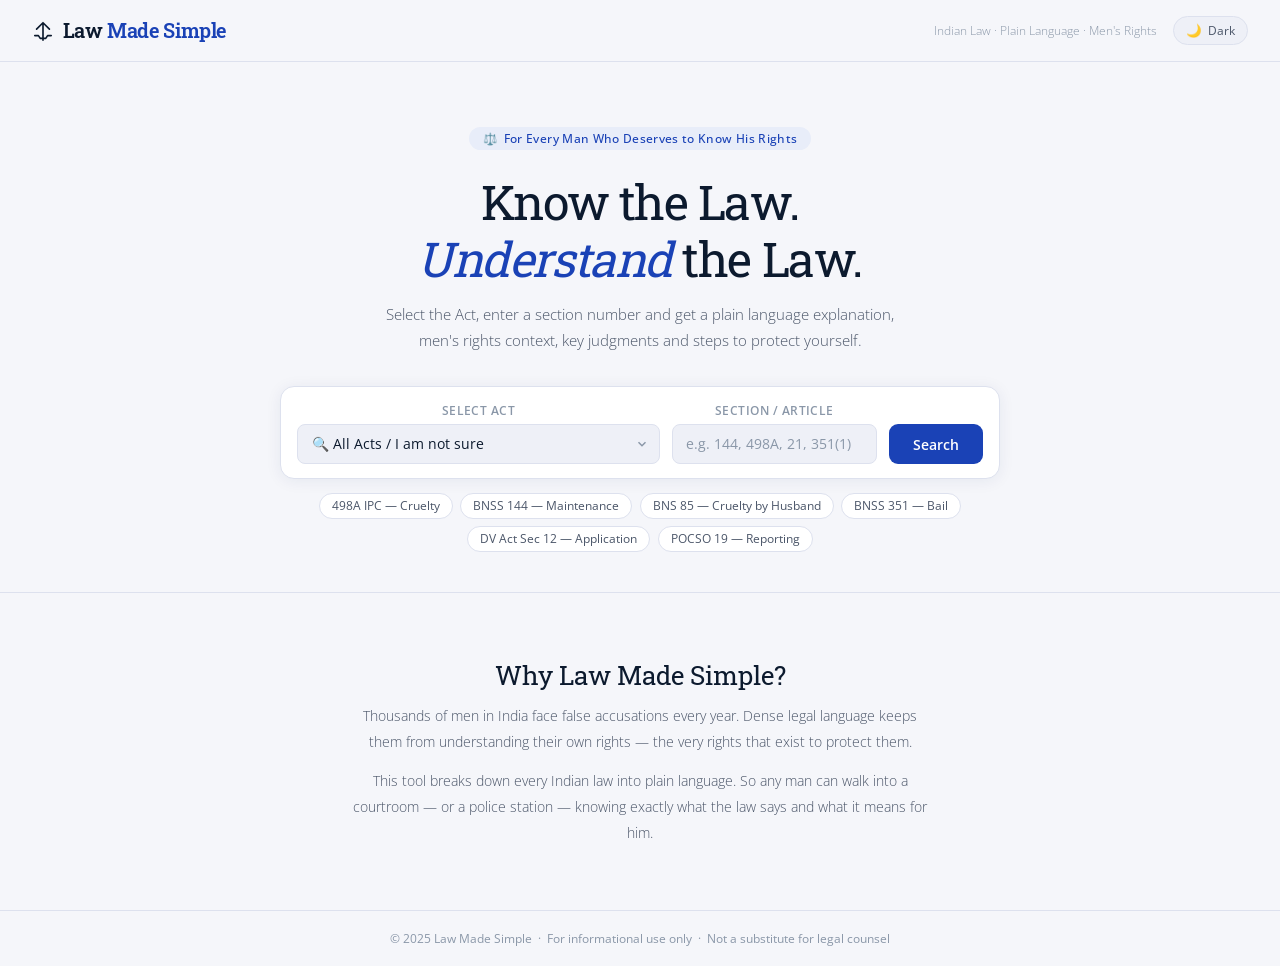
<file: index.html>
<!DOCTYPE html>
<html lang="en" data-theme="light">
<head>
  <meta charset="UTF-8" />
  <meta name="viewport" content="width=device-width, initial-scale=1.0" />
  <title>Law Made Simple | Indian Law, Explained</title>
  <meta name="description" content="Search any Indian law with plain language explanations. Built to help men understand their rights." />
  <link rel="icon" href="data:image/svg+xml,<svg xmlns='http://www.w3.org/2000/svg' viewBox='0 0 100 100'><text y='.9em' font-size='90'>⚖️</text></svg>" />
  <link rel="preconnect" href="https://fonts.googleapis.com" />
  <link href="https://fonts.googleapis.com/css2?family=Roboto+Slab:wght@300;400;600&family=Open+Sans:ital,wght@0,300;0,400;0,500;0,600;1,400&display=swap" rel="stylesheet" />
  <link rel="stylesheet" href="style.css" />
</head>
<body>

<nav>
  <a class="logo" href="#">
    <svg width="22" height="22" viewBox="0 0 24 24" fill="none" stroke="currentColor" stroke-width="1.8" stroke-linecap="round" stroke-linejoin="round">
      <path d="M12 3v19M5 10l7-7 7 7"/><path d="M3 17h4l2 3h6l2-3h4"/>
    </svg>
    <span class="logo-name">Law <span>Made Simple</span></span>
  </a>
  <div class="nav-r">
    <span class="nav-hint">Indian Law · Plain Language · Men's Rights</span>
    <button class="tog" onclick="toggleTheme()">
      <span id="tIco">🌙</span><span id="tLbl">Dark</span>
    </button>
  </div>
</nav>

<section class="hero">
  <div class="badge">⚖️ &nbsp;For Every Man Who Deserves to Know His Rights</div>
  <h1>Know the Law.<br><em>Understand</em> the Law.</h1>
  <p>Select the Act, enter a section number and get a plain language explanation, men's rights context, key judgments and steps to protect yourself.</p>

  <!-- STRUCTURED SEARCH -->
  <div class="sw">
    <div class="search-grid">

      <!-- Act Dropdown -->
      <div class="field-wrap">
        <label class="field-label" for="actSelect">Select Act</label>
        <div class="select-wrap">
          <select id="actSelect">
            <option value="all">🔍 All Acts / I am not sure</option>
          <optgroup label="New Laws 2023">
              <option value="Bharatiya Nyaya Sanhita 2023 (BNS)">BNS 2023 — Bharatiya Nyaya Sanhita</option>
              <option value="Bharatiya Nagarik Suraksha Sanhita 2023 (BNSS)">BNSS 2023 — Bharatiya Nagarik Suraksha Sanhita</option>
              <option value="Bharatiya Sakshya Adhiniyam 2023 (BSA)">BSA 2023 — Bharatiya Sakshya Adhiniyam</option>
            </optgroup>
            <optgroup label="Criminal Laws">
              <option value="Indian Penal Code 1860 (IPC)">IPC 1860 — Indian Penal Code</option>
              <option value="Code of Criminal Procedure 1973 (CrPC)">CrPC 1973 — Code of Criminal Procedure</option>
              <option value="Indian Evidence Act 1872">Indian Evidence Act 1872</option>
            </optgroup>
            <optgroup label="Family &amp; Personal Laws">
              <option value="Hindu Marriage Act 1955">Hindu Marriage Act 1955</option>
              <option value="Special Marriage Act 1954">Special Marriage Act 1954</option>
              <option value="Hindu Succession Act 1956">Hindu Succession Act 1956</option>
              <option value="Guardians and Wards Act 1890">Guardians and Wards Act 1890</option>
              <option value="Muslim Personal Law (Shariat) Application Act 1937">Muslim Personal Law 1937</option>
            </optgroup>
            <optgroup label="Protection Acts">
              <option value="Protection of Women from Domestic Violence Act 2005 (PWDVA)">DV Act 2005 — Domestic Violence</option>
              <option value="Protection of Children from Sexual Offences Act 2012 (POCSO)">POCSO Act 2012</option>
              <option value="Dowry Prohibition Act 1961">Dowry Prohibition Act 1961</option>
              <option value="Sexual Harassment of Women at Workplace Act 2013 (POSH)">POSH Act 2013</option>
            </optgroup>
            <optgroup label="Other Laws">
              <option value="Constitution of India">Constitution of India</option>
              <option value="Right to Information Act 2005 (RTI)">RTI Act 2005</option>
              <option value="Information Technology Act 2000 (IT Act)">IT Act 2000</option>
              <option value="Maintenance and Welfare of Parents and Senior Citizens Act 2007">Maintenance of Parents Act 2007</option>
              <option value="Indian Contract Act 1872">Indian Contract Act 1872</option>
              <option value="Code of Civil Procedure 1908 (CPC)">CPC 1908 — Civil Procedure</option>
            </optgroup>
          </select>
          <svg class="select-arrow" width="14" height="14" viewBox="0 0 24 24" fill="none" stroke="currentColor" stroke-width="2.5"><path d="m6 9 6 6 6-6"/></svg>
        </div>
      </div>

      <!-- Section Input -->
      <div class="field-wrap">
        <label class="field-label" for="sectionInput">Section / Article</label>
        <input type="text" id="sectionInput" class="section-input" placeholder="e.g. 144, 498A, 21, 351(1)" onkeydown="if(event.key==='Enter')doSearch()" autocomplete="off" />
      </div>

      <!-- Search Button -->
      <button class="sbtn" id="sBtn" onclick="doSearch()">Search</button>

    </div>

    <!-- Quick chips -->
    <div class="chips">
      <span class="chip" onclick="fillSearch('IPC 1860','498A')">498A IPC — Cruelty</span>
      <span class="chip" onclick="fillSearch('BNSS 2023','144')">BNSS 144 — Maintenance</span>
      <span class="chip" onclick="fillSearch('BNS 2023','85')">BNS 85 — Cruelty by Husband</span>
      <span class="chip" onclick="fillSearch('BNSS 2023','351')">BNSS 351 — Bail</span>
      <span class="chip" onclick="fillSearch('DV Act 2005','12')">DV Act Sec 12 — Application</span>
      <span class="chip" onclick="fillSearch('POCSO 2012','19')">POCSO 19 — Reporting</span>
    </div>
  </div>
</section>

<!-- States -->
<div class="st" id="ld">
  <div class="spin"></div>
  <p id="ldMsg">Searching Indian law database&hellip;</p>
</div>
<div class="st" id="er">
  <p class="errtxt" id="erMsg"></p>
</div>

<!-- Results -->
<section class="res" id="res">
  <div class="card">

    <div class="ch">
      <div class="ctitle" id="rTitle"></div>
      <div class="cbadge" id="rBadge"></div>
    </div>

    <div class="cb">

      <!-- Law Summary -->
      <div class="sec-head">📜 Law Summary</div>
      <div class="lblock">
        <div class="law-disclaimer">Content fetched live from Indian Kanoon where available. Use the verify link below for the official statute.</div>
        <div id="rSource" class="source-note"></div>
        <div class="ltext" id="rLaw"></div>
      </div>

      <!-- Simple Explanation -->
      <div class="sec-head">💡 Simple Explanation</div>
      <div class="eblock">
        <div class="etext" id="rExp"></div>
      </div>

      <!-- Men's Context -->
      <div class="sec-head men-head">🛡️ How This Affects Men</div>
      <div class="mblock">
        <div class="mtext" id="rMenText"></div>
      </div>

      <!-- Amendment Note -->
      <div id="rAmend" class="amend-note-inline" style="display:none"></div>

      <!-- Key Judgments -->
      <div class="sec-head">⚖️ Key Court Judgments</div>
      <div class="jblock">
        <ul class="jlist" id="rJudgeList"></ul>
      </div>

      <!-- Steps for Men -->
      <div class="sec-head men-head">🚨 Steps to Protect Yourself</div>
      <div class="sblock">
        <ol class="slist" id="rStepsList"></ol>
      </div>

    </div>

    <!-- Verify + Amendment bar -->
    <div class="amend-bar">
      <div class="amend-note">
        <span>⚠️</span>
        <span>Law summary is AI-generated and may not be verbatim. Always verify the exact text before taking legal action.</span>
      </div>
      <a id="verifyLink" href="https://indiankanoon.org" target="_blank" rel="noopener" class="verify-btn">
        🔗 Read Exact Text on Indian Kanoon
      </a>
    </div>

    <!-- Translate Bar -->
    <div class="tbar">
      <span class="tlbl">Translate explanation to:</span>
      <button class="tbtn" id="btnHi" onclick="doTranslate('hi','Hindi','हिंदी में सरल व्याख्या')">🇮🇳 &nbsp;Hindi</button>
      <button class="tbtn" id="btnMr" onclick="doTranslate('mr','Marathi','मराठीत सोपे स्पष्टीकरण')">🟠 &nbsp;Marathi</button>
    </div>
    <div class="tlwrap" id="tlWrap">
      <div class="tlcard">
        <div class="blabel" id="tlLbl"></div>
        <div class="tltext" id="tlText"></div>
      </div>
    </div>

  </div>
  <div class="disc">
    <span>⚠️</span>
    <span>For informational purposes only. Not legal advice. Always consult a qualified advocate for your specific situation.</span>
  </div>
</section>

<section class="mission">
  <div class="mi">
    <h2>Why Law Made Simple?</h2>
    <p>Thousands of men in India face false accusations every year. Dense legal language keeps them from understanding their own rights — the very rights that exist to protect them.</p>
    <p>This tool breaks down every Indian law into plain language. So any man can walk into a courtroom — or a police station — knowing exactly what the law says and what it means for him.</p>
  </div>
</section>

<footer>
  &copy; 2025 Law Made Simple &nbsp;&middot;&nbsp; For informational use only &nbsp;&middot;&nbsp; Not a substitute for legal counsel
</footer>

<script src="app.js"></script>
</body>
</html>
</file>
<file: style.css>
:root {
  --bg:      #f5f6fa;
  --surface: #ffffff;
  --sf2:     #eef0f7;
  --border:  #dde1ee;
  --t1:      #0c1a2e;
  --t2:      #4a5568;
  --t3:      #8a97a8;
  --accent:  #1a42b6;
  --ac2:     #e8edf9;
  --atxt:    #1a42b6;
  --gbg:     #f0faf4;
  --gbd:     #a0d9b8;
  --mbg:     #fff7ed;
  --mbd:     #fdba74;
  --sbg:     #fef2f2;
  --sbd:     #fca5a5;
  --shadow:  0 2px 16px rgba(20,40,100,0.07);
}
[data-theme="dark"] {
  --bg:      #0b1120;
  --surface: #141f35;
  --sf2:     #1a2840;
  --border:  #243352;
  --t1:      #e8edf7;
  --t2:      #8a9bbf;
  --t3:      #4a5e80;
  --accent:  #4a7aff;
  --ac2:     #162045;
  --atxt:    #7aa0ff;
  --gbg:     #0d2218;
  --gbd:     #2a6645;
  --mbg:     #1f1608;
  --mbd:     #92400e;
  --sbg:     #1f0d0d;
  --sbd:     #991b1b;
  --shadow:  0 2px 24px rgba(0,0,0,0.35);
}
*,*::before,*::after{box-sizing:border-box;margin:0;padding:0}
html{scroll-behavior:smooth}
body{font-family:'Open Sans',sans-serif;background:var(--bg);color:var(--t1);min-height:100vh;transition:background .3s,color .3s}

/* NAV */
nav{position:sticky;top:0;z-index:50;background:var(--bg);border-bottom:1px solid var(--border);display:flex;align-items:center;justify-content:space-between;padding:0 2rem;height:62px}
.logo{display:flex;align-items:center;gap:.55rem;text-decoration:none;color:var(--t1)}
.logo-name{font-family:'Roboto Slab',serif;font-size:1.22rem;font-weight:600;letter-spacing:-.02em}
.logo-name span{color:var(--accent)}
.nav-r{display:flex;align-items:center;gap:1rem}
.nav-hint{font-size:.72rem;color:var(--t3);font-weight:300;display:none}
@media(min-width:600px){.nav-hint{display:block}}
.tog{display:flex;align-items:center;gap:.4rem;background:var(--sf2);border:1px solid var(--border);border-radius:50px;padding:.32rem .75rem;cursor:pointer;font-family:'Open Sans',sans-serif;font-size:.78rem;color:var(--t2);transition:border-color .2s,color .2s}
.tog:hover{border-color:var(--accent);color:var(--accent)}

/* HERO */
.hero{max-width:820px;margin:0 auto;padding:4rem 1.5rem 2.5rem;text-align:center}
.badge{display:inline-flex;align-items:center;gap:.4rem;background:var(--ac2);color:var(--atxt);font-size:.72rem;font-weight:500;padding:.28rem .85rem;border-radius:50px;margin-bottom:1.4rem;letter-spacing:.03em}
h1{font-family:'Roboto Slab',serif;font-size:clamp(1.9rem,5vw,3rem);font-weight:400;line-height:1.2;letter-spacing:-.03em;margin-bottom:.9rem}
h1 em{font-style:italic;color:var(--accent)}
.hero p{font-size:.95rem;color:var(--t2);max-width:540px;margin:0 auto 2rem;font-weight:300;line-height:1.7}

/* SEARCH GRID */
.sw{max-width:720px;margin:0 auto}
.search-grid{display:grid;grid-template-columns:1fr auto auto;gap:.75rem;align-items:end;background:var(--surface);border:1.5px solid var(--border);border-radius:14px;padding:1rem 1rem .9rem;box-shadow:var(--shadow)}
@media(max-width:600px){.search-grid{grid-template-columns:1fr;gap:.6rem}}

.field-wrap{display:flex;flex-direction:column;gap:.35rem}
.field-label{font-size:.72rem;font-weight:600;color:var(--t3);letter-spacing:.04em;text-transform:uppercase}

.select-wrap{position:relative}
.select-wrap select{width:100%;appearance:none;background:var(--sf2);border:1px solid var(--border);border-radius:8px;padding:.6rem 2.2rem .6rem .85rem;font-family:'Open Sans',sans-serif;font-size:.87rem;color:var(--t1);cursor:pointer;outline:none;transition:border-color .2s}
.select-wrap select:focus{border-color:var(--accent)}
.select-arrow{position:absolute;right:.7rem;top:50%;transform:translateY(-50%);color:var(--t3);pointer-events:none}

.section-input{background:var(--sf2);border:1px solid var(--border);border-radius:8px;padding:.6rem .85rem;font-family:'Open Sans',sans-serif;font-size:.87rem;color:var(--t1);outline:none;width:100%;transition:border-color .2s}
.section-input:focus{border-color:var(--accent)}
.section-input::placeholder{color:var(--t3)}

.sbtn{background:var(--accent);color:#fff;border:none;border-radius:9px;padding:.65rem 1.5rem;font-family:'Open Sans',sans-serif;font-size:.87rem;font-weight:600;cursor:pointer;white-space:nowrap;transition:opacity .15s,transform .1s;align-self:end}
.sbtn:hover{opacity:.9}
.sbtn:active{transform:scale(.97)}
.sbtn:disabled{opacity:.5;cursor:not-allowed}

.chips{display:flex;flex-wrap:wrap;gap:.45rem;justify-content:center;margin-top:.85rem}
.chip{background:var(--surface);border:1px solid var(--border);color:var(--t2);font-size:.72rem;padding:.28rem .75rem;border-radius:50px;cursor:pointer;transition:all .2s}
.chip:hover{background:var(--ac2);color:var(--atxt);border-color:var(--accent)}

/* STATES */
.st{max-width:680px;margin:2rem auto;padding:0 1.5rem;text-align:center;display:none}
.st.on{display:block}
.spin{width:34px;height:34px;margin:0 auto 1rem;border:2.5px solid var(--border);border-top-color:var(--accent);border-radius:50%;animation:spin .75s linear infinite}
@keyframes spin{to{transform:rotate(360deg)}}
.st p{font-size:.85rem;color:var(--t3)}
.errtxt{color:#d94444;font-size:.9rem;line-height:1.6}

/* RESULTS */
.res{max-width:760px;margin:0 auto;padding:1.5rem 1.5rem 5rem;display:none}
.res.on{display:block;animation:up .4s ease}
@keyframes up{from{opacity:0;transform:translateY(14px)}to{opacity:1;transform:translateY(0)}}

.card{background:var(--surface);border:1px solid var(--border);border-radius:16px;overflow:hidden;box-shadow:var(--shadow)}
.ch{padding:1.4rem 1.6rem;border-bottom:1px solid var(--border);display:flex;justify-content:space-between;align-items:flex-start;gap:1rem;background:var(--ac2)}
.ctitle{font-family:'Roboto Slab',serif;font-size:1.3rem;font-weight:600;line-height:1.3;color:var(--t1)}
.cbadge{background:var(--accent);color:#fff;font-size:.72rem;font-weight:600;padding:.28rem .85rem;border-radius:7px;white-space:nowrap;flex-shrink:0}

.cb{padding:1.5rem 1.6rem;display:flex;flex-direction:column;gap:.75rem}
.sec-head{font-size:.75rem;font-weight:600;letter-spacing:.06em;text-transform:uppercase;color:var(--atxt);padding:.5rem 0 .2rem;border-top:1px solid var(--border);margin-top:.5rem}
.sec-head:first-child{border-top:none;margin-top:0}
.men-head{color:#b45309}
[data-theme="dark"] .men-head{color:#fbbf24}

.lblock{background:var(--ac2);border-left:3px solid var(--accent);border-radius:0 8px 8px 0;padding:1rem 1.25rem}
.source-note{font-size:.7rem;color:var(--atxt);opacity:.7;margin-top:.3rem;font-style:italic}
.law-disclaimer{font-size:.7rem;color:var(--atxt);margin-bottom:.5rem;font-style:italic;opacity:.8}
.ltext{font-family:'Open Sans',sans-serif;font-size:.9rem;line-height:2;color:var(--t2);white-space:pre-line;letter-spacing:.01em}

.eblock{background:var(--gbg);border:1px solid var(--gbd);border-radius:8px;padding:1rem 1.25rem}
.etext{font-size:.93rem;line-height:1.8;color:var(--t1)}

.mblock{background:var(--mbg);border:1px solid var(--mbd);border-radius:8px;padding:1rem 1.25rem}
.mtext{font-size:.93rem;line-height:1.8;color:var(--t1)}

.jblock{background:var(--sf2);border:1px solid var(--border);border-radius:8px;padding:1rem 1.25rem}
.jlist{list-style:none;display:flex;flex-direction:column;gap:.65rem}
.jlist li{font-size:.88rem;line-height:1.65;color:var(--t2);padding-left:1.4rem;position:relative}
.jlist li::before{content:'⚖';position:absolute;left:0;font-size:.75rem;top:.1rem}

.sblock{background:var(--sbg);border:1px solid var(--sbd);border-radius:8px;padding:1rem 1.25rem}
.slist{list-style:none;display:flex;flex-direction:column;gap:.65rem;counter-reset:steps}
.slist li{font-size:.9rem;line-height:1.7;color:var(--t1);padding-left:2rem;position:relative;counter-increment:steps}
.slist li::before{content:counter(steps);position:absolute;left:0;background:var(--accent);color:#fff;width:1.35rem;height:1.35rem;border-radius:50%;font-size:.72rem;font-weight:600;display:flex;align-items:center;justify-content:center;top:.18rem}

.amend-note-inline{background:#fefce8;border:1px solid #fde68a;border-radius:8px;padding:.75rem 1rem;font-size:.82rem;color:#92400e;line-height:1.6;margin-top:.25rem}
[data-theme="dark"] .amend-note-inline{background:#1c1a08;border-color:#7c6a00;color:#fde68a}

.amend-bar{border-top:1px solid var(--border);padding:1rem 1.6rem;display:flex;flex-direction:column;gap:.65rem;background:var(--sf2)}
.amend-note{display:flex;gap:.5rem;align-items:flex-start;font-size:.75rem;color:var(--t3);line-height:1.5}
.verify-btn{display:inline-flex;align-items:center;gap:.4rem;background:var(--accent);color:#fff;text-decoration:none;font-family:'Open Sans',sans-serif;font-size:.78rem;font-weight:500;padding:.45rem 1rem;border-radius:8px;width:fit-content;transition:opacity .2s}
.verify-btn:hover{opacity:.85}

.tbar{border-top:1px solid var(--border);padding:1rem 1.6rem;display:flex;align-items:center;gap:.75rem;flex-wrap:wrap}
.tlbl{font-size:.78rem;color:var(--t3);font-weight:500}
.tbtn{background:var(--sf2);border:1px solid var(--border);color:var(--t2);font-family:'Open Sans',sans-serif;font-size:.8rem;font-weight:500;padding:.38rem 1rem;border-radius:8px;cursor:pointer;transition:all .2s}
.tbtn:hover{background:var(--ac2);color:var(--atxt);border-color:var(--accent)}
.tbtn.active{background:var(--accent);color:#fff;border-color:var(--accent)}
.tbtn:disabled{opacity:.5;cursor:not-allowed}

.tlwrap{padding:0 1.6rem 1.4rem;display:none;animation:up .3s ease}
.tlwrap.on{display:block}
.tlcard{background:var(--sf2);border:1px solid var(--border);border-radius:8px;padding:1.1rem 1.35rem}
.blabel{font-size:.66rem;font-weight:600;letter-spacing:.08em;text-transform:uppercase;color:var(--atxt);margin-bottom:.5rem}
.tltext{font-size:.95rem;line-height:1.85;color:var(--t1)}

.disc{margin-top:1rem;display:flex;gap:.5rem;align-items:flex-start;background:var(--sf2);border:1px solid var(--border);border-radius:8px;padding:.75rem 1rem;font-size:.73rem;color:var(--t3)}

.mission{border-top:1px solid var(--border);padding:4rem 1.5rem;text-align:center}
.mi{max-width:580px;margin:0 auto}
.mi h2{font-family:'Roboto Slab',serif;font-size:1.65rem;font-weight:400;margin-bottom:.7rem;color:var(--t1)}
.mi p{font-size:.88rem;color:var(--t2);line-height:1.85;font-weight:300}
.mi p+p{margin-top:.8rem}

footer{border-top:1px solid var(--border);padding:1.25rem 2rem;text-align:center;font-size:.72rem;color:var(--t3)}

@media(max-width:540px){
  nav{padding:0 1rem}
  .hero{padding:2.5rem 1rem 2rem}
  .ch{flex-direction:column}
  .res,.st{padding-left:1rem;padding-right:1rem}
  .cb{padding:1.25rem 1rem}
  .tbar,.amend-bar{padding:.75rem 1rem}
  .tlwrap{padding:0 1rem 1rem}
}
</file>
